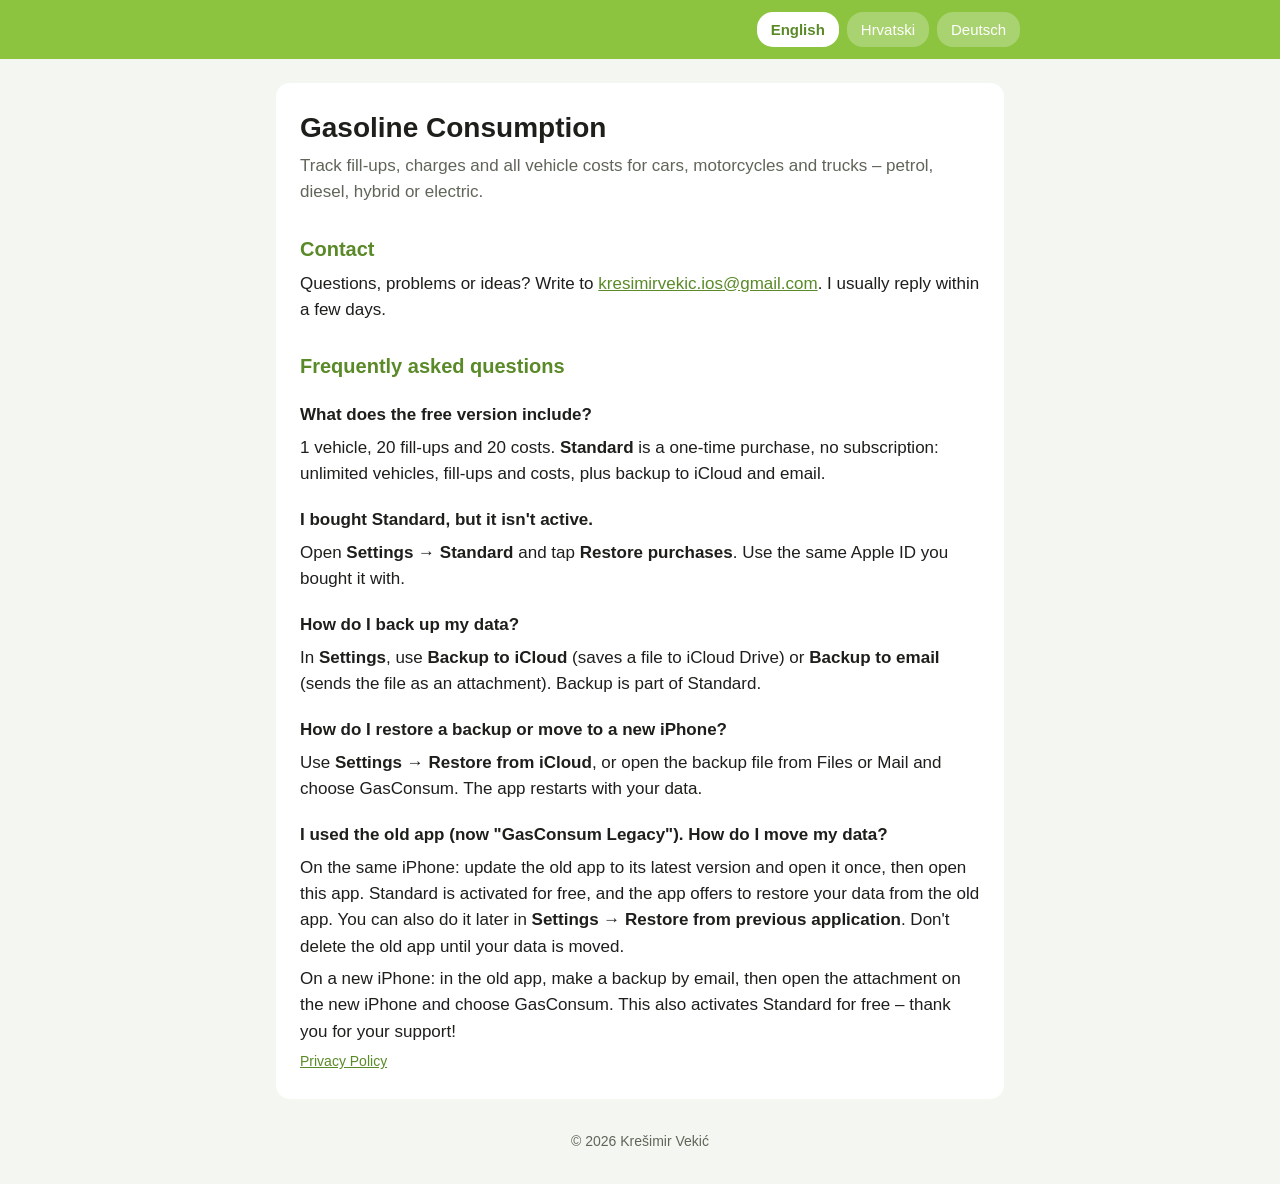
<file: index.html>
<!doctype html>
<html lang="en">
<head>
<meta charset="utf-8">
<meta name="viewport" content="width=device-width, initial-scale=1">
<title>GasConsum – Support</title>
<link rel="stylesheet" href="style.css">
</head>
<body>
<header>
  <nav class="langs">
    <button data-lang="en">English</button>
    <button data-lang="hr">Hrvatski</button>
    <button data-lang="de">Deutsch</button>
  </nav>
</header>

<main>
<!-- ===================== ENGLISH ===================== -->
<section lang="en">
  <h1>Gasoline Consumption</h1>
  <p class="lead">Track fill-ups, charges and all vehicle costs for cars, motorcycles and trucks – petrol, diesel, hybrid or electric.</p>

  <h2>Contact</h2>
  <p>Questions, problems or ideas? Write to <a class="mail" href="mailto:kresimirvekic.ios@gmail.com">kresimirvekic.ios@gmail.com</a>. I usually reply within a few days.</p>

  <h2>Frequently asked questions</h2>
  <h3>What does the free version include?</h3>
  <p>1 vehicle, 20 fill-ups and 20 costs. <b>Standard</b> is a one-time purchase, no subscription: unlimited vehicles, fill-ups and costs, plus backup to iCloud and email.</p>

  <h3>I bought Standard, but it isn't active.</h3>
  <p>Open <b>Settings → Standard</b> and tap <b>Restore purchases</b>. Use the same Apple ID you bought it with.</p>

  <h3>How do I back up my data?</h3>
  <p>In <b>Settings</b>, use <b>Backup to iCloud</b> (saves a file to iCloud Drive) or <b>Backup to email</b> (sends the file as an attachment). Backup is part of Standard.</p>

  <h3>How do I restore a backup or move to a new iPhone?</h3>
  <p>Use <b>Settings → Restore from iCloud</b>, or open the backup file from Files or Mail and choose GasConsum. The app restarts with your data.</p>

  <h3>I used the old app (now "GasConsum Legacy"). How do I move my data?</h3>
  <p>On the same iPhone: update the old app to its latest version and open it once, then open this app. Standard is activated for free, and the app offers to restore your data from the old app. You can also do it later in <b>Settings → Restore from previous application</b>. Don't delete the old app until your data is moved.</p>
  <p>On a new iPhone: in the old app, make a backup by email, then open the attachment on the new iPhone and choose GasConsum. This also activates Standard for free – thank you for your support!</p>

  <p class="small"><a href="privacy.html">Privacy Policy</a></p>
</section>

<!-- ===================== HRVATSKI ===================== -->
<section lang="hr">
  <h1>Potrošnja goriva</h1>
  <p class="lead">Pratite tankanja, punjenja i sve troškove vozila za automobile, motocikle i kamione – benzin, dizel, hibrid ili struja.</p>

  <h2>Kontakt</h2>
  <p>Pitanja, problemi ili ideje? Pišite na <a class="mail" href="mailto:kresimirvekic.ios@gmail.com">kresimirvekic.ios@gmail.com</a>. Obično odgovaram u roku od nekoliko dana.</p>

  <h2>Česta pitanja</h2>
  <h3>Što uključuje besplatna verzija?</h3>
  <p>1 vozilo, 20 tankanja i 20 troškova. <b>Standard</b> je jednokratna kupnja, bez pretplate: neograničen broj vozila, tankanja i troškova, uz sigurnosnu kopiju na iCloud i e-mail.</p>

  <h3>Kupio sam Standard, ali nije aktivan.</h3>
  <p>Otvorite <b>Postavke → Standard</b> i dodirnite <b>Vrati kupnje</b>. Koristite isti Apple ID s kojim ste kupili.</p>

  <h3>Kako napraviti sigurnosnu kopiju?</h3>
  <p>U <b>Postavkama</b> odaberite <b>Rezervna kopija na iCloud</b> (sprema datoteku na iCloud Drive) ili <b>Rezervna kopija putem email-a</b> (šalje datoteku kao privitak). Sigurnosna kopija dio je Standarda.</p>

  <h3>Kako vratiti kopiju ili prijeći na novi iPhone?</h3>
  <p>Odaberite <b>Postavke → Vrati kopiju s iCloud-a</b> ili otvorite datoteku kopije iz aplikacije Datoteke ili Mail i odaberite aplikaciju. Aplikacija se ponovno pokreće s vašim podacima.</p>

  <h3>Već sam kupio aplikaciju ranije.</h3>
  <p>Ako ste ažurirali aplikaciju i u njoj imate podatke, Standard se aktivira automatski. Nakon ponovne instalacije vratite sigurnosnu kopiju – Standard se tada također aktivira. Hvala na podršci!</p>

  <p class="small"><a href="privacy.html">Pravila privatnosti</a></p>
</section>

<!-- ===================== DEUTSCH ===================== -->
<section lang="de">
  <h1>Kraftstoffverbrauch</h1>
  <p class="lead">Erfassen Sie Tankungen, Ladungen und alle Fahrzeugkosten für Autos, Motorräder und LKW – Benzin, Diesel, Hybrid oder Elektro.</p>

  <h2>Kontakt</h2>
  <p>Fragen, Probleme oder Ideen? Schreiben Sie an <a class="mail" href="mailto:kresimirvekic.ios@gmail.com">kresimirvekic.ios@gmail.com</a>. Ich antworte normalerweise innerhalb weniger Tage.</p>

  <h2>Häufige Fragen</h2>
  <h3>Was enthält die kostenlose Version?</h3>
  <p>1 Fahrzeug, 20 Tankungen und 20 Kosten. <b>Standard</b> ist ein einmaliger Kauf, kein Abo: unbegrenzte Fahrzeuge, Tankungen und Kosten, dazu die Sicherung in iCloud und per E-Mail.</p>

  <h3>Ich habe Standard gekauft, aber es ist nicht aktiv.</h3>
  <p>Öffnen Sie <b>Einstellungen → Standard</b> und tippen Sie auf <b>Käufe wiederherstellen</b>. Verwenden Sie dieselbe Apple-ID wie beim Kauf.</p>

  <h3>Wie sichere ich meine Daten?</h3>
  <p>Wählen Sie in den <b>Einstellungen</b> <b>Reservekopie in iCloud</b> (speichert eine Datei in iCloud Drive) oder <b>Reservekopie per E-Mail</b> (sendet die Datei als Anhang). Die Sicherung ist Teil von Standard.</p>

  <h3>Wie stelle ich eine Sicherung wieder her oder wechsle auf ein neues iPhone?</h3>
  <p>Wählen Sie <b>Einstellungen → Aus iCloud wiederherstellen</b> oder öffnen Sie die Sicherungsdatei in Dateien oder Mail und wählen Sie die App. Die App startet mit Ihren Daten neu.</p>

  <h3>Ich habe die alte App (jetzt „Kraftstoff Legacy“) genutzt. Wie übertrage ich meine Daten?</h3>
  <p>Auf demselben iPhone: Aktualisieren Sie die alte App auf die neueste Version und öffnen Sie sie einmal, dann öffnen Sie diese App. Standard wird kostenlos freigeschaltet, und die App bietet an, Ihre Daten aus der alten App wiederherzustellen. Das geht auch später unter <b>Einstellungen → Aus vorheriger Anwendung wiederherstellen</b>. Löschen Sie die alte App erst, wenn Ihre Daten übertragen sind.</p>
  <p>Auf einem neuen iPhone: Erstellen Sie in der alten App eine Reservekopie per E-Mail, öffnen Sie den Anhang auf dem neuen iPhone und wählen Sie die App. Auch so wird Standard kostenlos freigeschaltet – danke für Ihre Unterstützung!</p>

  <p class="small"><a href="privacy.html">Datenschutzerklärung</a></p>
</section>
</main>

<footer>© 2026 Krešimir Vekić</footer>
<script src="lang.js"></script>
</body>
</html>
</file>
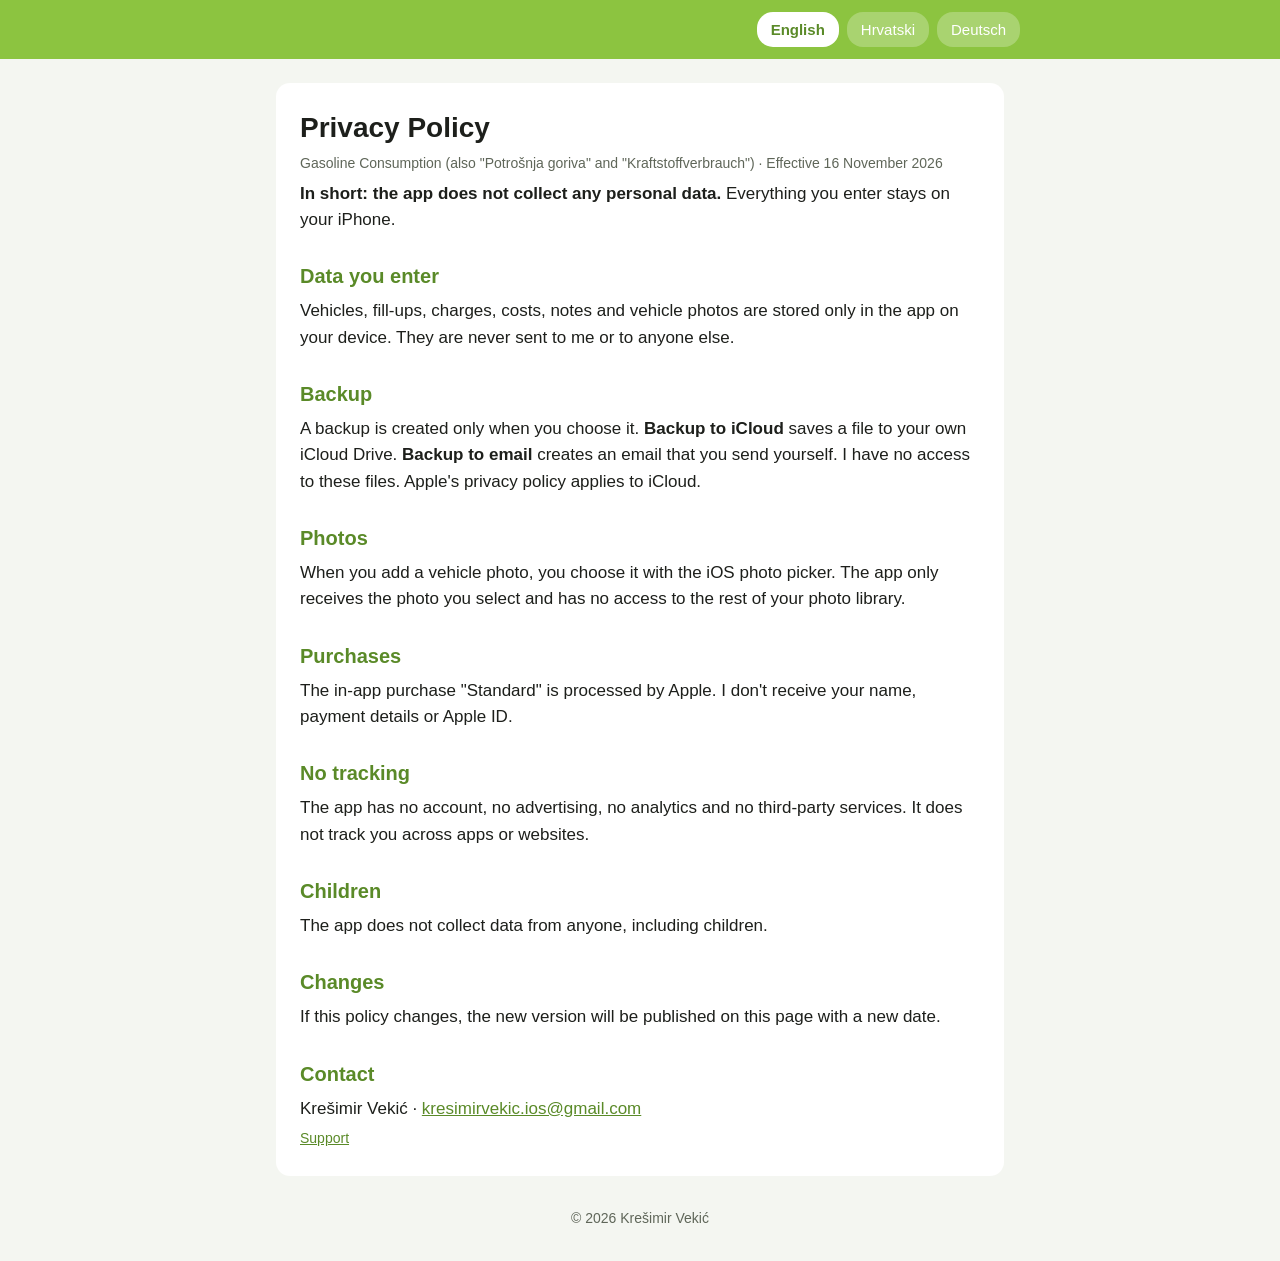
<file: privacy.html>
<!doctype html>
<html lang="en">
<head>
<meta charset="utf-8">
<meta name="viewport" content="width=device-width, initial-scale=1">
<title>GasConsum – Privacy Policy</title>
<link rel="stylesheet" href="style.css">
</head>
<body>
<header>
  <nav class="langs">
    <button data-lang="en">English</button>
    <button data-lang="hr">Hrvatski</button>
    <button data-lang="de">Deutsch</button>
  </nav>
</header>

<main>
<!-- ===================== ENGLISH ===================== -->
<section lang="en">
  <h1>Privacy Policy</h1>
  <p class="small">Gasoline Consumption (also "Potrošnja goriva" and "Kraftstoffverbrauch") · Effective 16 November 2026</p>

  <p><b>In short: the app does not collect any personal data.</b> Everything you enter stays on your iPhone.</p>

  <h2>Data you enter</h2>
  <p>Vehicles, fill-ups, charges, costs, notes and vehicle photos are stored only in the app on your device. They are never sent to me or to anyone else.</p>

  <h2>Backup</h2>
  <p>A backup is created only when you choose it. <b>Backup to iCloud</b> saves a file to your own iCloud Drive. <b>Backup to email</b> creates an email that you send yourself. I have no access to these files. Apple's privacy policy applies to iCloud.</p>

  <h2>Photos</h2>
  <p>When you add a vehicle photo, you choose it with the iOS photo picker. The app only receives the photo you select and has no access to the rest of your photo library.</p>

  <h2>Purchases</h2>
  <p>The in-app purchase "Standard" is processed by Apple. I don't receive your name, payment details or Apple ID.</p>

  <h2>No tracking</h2>
  <p>The app has no account, no advertising, no analytics and no third-party services. It does not track you across apps or websites.</p>

  <h2>Children</h2>
  <p>The app does not collect data from anyone, including children.</p>

  <h2>Changes</h2>
  <p>If this policy changes, the new version will be published on this page with a new date.</p>

  <h2>Contact</h2>
  <p>Krešimir Vekić · <a class="mail" href="mailto:kresimirvekic.ios@gmail.com">kresimirvekic.ios@gmail.com</a></p>

  <p class="small"><a href="index.html">Support</a></p>
</section>

<!-- ===================== HRVATSKI ===================== -->
<section lang="hr">
  <h1>Pravila privatnosti</h1>
  <p class="small">Potrošnja goriva (također "Gasoline Consumption" i "Kraftstoffverbrauch") · Vrijedi od 16. studenog 2026.</p>

  <p><b>Ukratko: aplikacija ne prikuplja nikakve osobne podatke.</b> Sve što unesete ostaje na vašem iPhoneu.</p>

  <h2>Podaci koje unosite</h2>
  <p>Vozila, tankanja, punjenja, troškovi, bilješke i fotografije vozila spremaju se samo u aplikaciji na vašem uređaju. Nikada se ne šalju meni ni bilo kome drugome.</p>

  <h2>Sigurnosna kopija</h2>
  <p>Kopija se izrađuje samo kada je vi odaberete. <b>Rezervna kopija na iCloud</b> sprema datoteku na vaš iCloud Drive. <b>Rezervna kopija putem email-a</b> izrađuje e-mail koji sami šaljete. Nemam pristup tim datotekama. Za iCloud vrijede Appleova pravila privatnosti.</p>

  <h2>Fotografije</h2>
  <p>Fotografiju vozila birate putem iOS izbornika fotografija. Aplikacija dobiva samo odabranu fotografiju i nema pristup ostatku vaše galerije.</p>

  <h2>Kupnje</h2>
  <p>Kupnju "Standard" unutar aplikacije obrađuje Apple. Ne dobivam vaše ime, podatke o plaćanju ni Apple ID.</p>

  <h2>Bez praćenja</h2>
  <p>Aplikacija nema korisnički račun, oglase, analitiku ni usluge trećih strana. Ne prati vas kroz druge aplikacije ni web stranice.</p>

  <h2>Djeca</h2>
  <p>Aplikacija ne prikuplja podatke ni od koga, pa tako ni od djece.</p>

  <h2>Izmjene</h2>
  <p>Ako se pravila promijene, nova verzija bit će objavljena na ovoj stranici s novim datumom.</p>

  <h2>Kontakt</h2>
  <p>Krešimir Vekić · <a class="mail" href="mailto:kresimirvekic.ios@gmail.com">kresimirvekic.ios@gmail.com</a></p>

  <p class="small"><a href="index.html">Podrška</a></p>
</section>

<!-- ===================== DEUTSCH ===================== -->
<section lang="de">
  <h1>Datenschutzerklärung</h1>
  <p class="small">Kraftstoffverbrauch (auch „Gasoline Consumption“ und „Potrošnja goriva“) · Gültig ab 16. November 2026</p>

  <p><b>Kurz gesagt: Die App erhebt keine personenbezogenen Daten.</b> Alles, was Sie eingeben, bleibt auf Ihrem iPhone.</p>

  <h2>Ihre Eingaben</h2>
  <p>Fahrzeuge, Tankungen, Ladungen, Kosten, Notizen und Fahrzeugfotos werden nur in der App auf Ihrem Gerät gespeichert. Sie werden nie an mich oder an Dritte gesendet.</p>

  <h2>Sicherung</h2>
  <p>Eine Sicherung wird nur erstellt, wenn Sie es wählen. <b>Reservekopie in iCloud</b> speichert eine Datei in Ihrem eigenen iCloud Drive. <b>Reservekopie per E-Mail</b> erstellt eine E-Mail, die Sie selbst senden. Ich habe keinen Zugriff auf diese Dateien. Für iCloud gilt die Datenschutzrichtlinie von Apple.</p>

  <h2>Fotos</h2>
  <p>Ein Fahrzeugfoto wählen Sie über die Fotoauswahl von iOS. Die App erhält nur das ausgewählte Foto und hat keinen Zugriff auf Ihre übrige Mediathek.</p>

  <h2>Käufe</h2>
  <p>Der In-App-Kauf „Standard“ wird von Apple abgewickelt. Ich erhalte weder Ihren Namen noch Zahlungsdaten oder Ihre Apple-ID.</p>

  <h2>Kein Tracking</h2>
  <p>Die App hat kein Konto, keine Werbung, keine Analyse und keine Dienste Dritter. Sie verfolgt Sie nicht über andere Apps oder Websites.</p>

  <h2>Kinder</h2>
  <p>Die App erhebt von niemandem Daten, auch nicht von Kindern.</p>

  <h2>Änderungen</h2>
  <p>Wenn sich diese Erklärung ändert, wird die neue Version mit neuem Datum auf dieser Seite veröffentlicht.</p>

  <h2>Kontakt</h2>
  <p>Krešimir Vekić · <a class="mail" href="mailto:kresimirvekic.ios@gmail.com">kresimirvekic.ios@gmail.com</a></p>

  <p class="small"><a href="index.html">Support</a></p>
</section>
</main>

<footer>© 2026 Krešimir Vekić</footer>
<script src="lang.js"></script>
</body>
</html>
</file>
<file: style.css>
:root { --green: #8cc440; --green-dark: #5a8a28; --text: #1d1f1b; --muted: #5f6659; --bg: #f4f6f1; --card: #ffffff; }
@media (prefers-color-scheme: dark) {
  :root { --green: #8cc440; --green-dark: #a6d66a; --text: #eef1ea; --muted: #a9b0a2; --bg: #1c1e1a; --card: #262923; }
}
* { box-sizing: border-box; }
body { margin: 0; background: var(--bg); color: var(--text); font: 17px/1.55 -apple-system, BlinkMacSystemFont, "Segoe UI", Roboto, sans-serif; }
header { background: var(--green); padding: 12px 16px; }
.langs { max-width: 760px; margin: 0 auto; display: flex; gap: 8px; justify-content: flex-end; }
.langs button { border: 0; border-radius: 16px; padding: 6px 14px; font: inherit; font-size: 15px; background: rgba(255,255,255,.25); color: #fff; cursor: pointer; }
.langs button.active { background: #fff; color: var(--green-dark); font-weight: 600; }
main { max-width: 760px; margin: 0 auto; padding: 8px 16px 32px; }
section { background: var(--card); border-radius: 14px; padding: 8px 24px 20px; margin-top: 16px; }
section[hidden] { display: none; }
h1 { font-size: 28px; line-height: 1.2; margin: 20px 0 8px; }
h2 { font-size: 20px; margin: 28px 0 6px; color: var(--green-dark); }
h3 { font-size: 17px; margin: 20px 0 4px; }
p { margin: 6px 0; }
.lead { color: var(--muted); }
.small { font-size: 14px; color: var(--muted); }
a { color: var(--green-dark); }
footer { text-align: center; color: var(--muted); font-size: 14px; padding: 0 16px 32px; }
</file>
